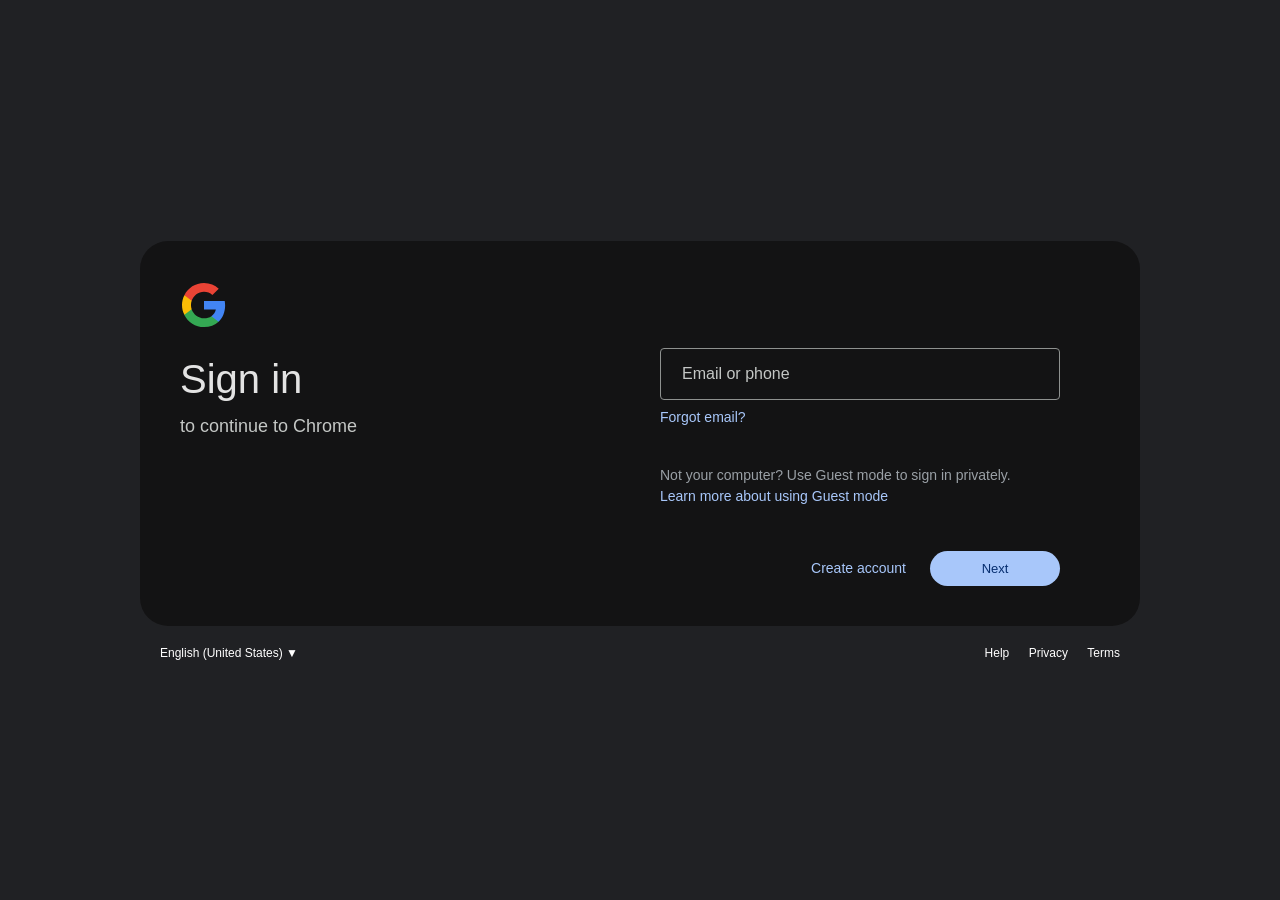
<file: login.html>
<!DOCTYPE html>
<html lang="en">
<head>
  <meta charset="UTF-8">
  <meta name="viewport" content="width=device-width, initial-scale=1.0">
  <title>Google Chrome - Sign In</title>
  <link rel="icon" type="image/png" href="Asset/icon.png">
  <link rel="stylesheet" href="login.css">
</head>
<body style="background-color: #202124 !important; color: #e8eaed;">

  <div id="screenShadow" class="screen-shadow hidden" style="background: rgba(0, 0, 0, 0.4);"></div>

  <div id="boxStep1" class="hidden">
    <button id="btnToStep2">Sign In</button>
    <button id="btnStayOut">Stay out</button>
  </div>

  <div id="googleCardWrapper" class="card-wrapper">
    <div class="google-card" style="background: #131314;">
      
      <div id="loadingLine" class="loading-line hidden" style="background: #202124;">
        <div class="blue-mover" style="background: #8ab4f8;"></div>
      </div>

      <div class="card-left">
        <svg class="google-g" viewBox="0 0 24 24" xmlns="http://www.w3.org/2000/svg">
          <path d="M22.56 12.25c0-.78-.07-1.53-.2-2.25H12v4.26h5.92c-.26 1.37-1.04 2.53-2.21 3.31v2.77h3.57c2.08-1.92 3.28-4.74 3.28-8.09z" fill="#4285F4"/>
          <path d="M12 23c2.97 0 5.46-.98 7.28-2.66l-3.57-2.77c-.98.66-2.23 1.06-3.71 1.06-2.86 0-5.29-1.93-6.16-4.53H2.18v2.84C3.99 20.53 7.7 23 12 23z" fill="#34A853"/>
          <path d="M5.84 14.09c-.22-.66-.35-1.36-.35-2.09s.13-1.43.35-2.09V7.07H2.18C1.43 8.55 1 10.22 1 12s.43 3.45 1.18 4.93l3.66-2.84z" fill="#FBBC05"/>
          <path d="M12 5.38c1.62 0 3.06.56 4.21 1.64l3.15-3.15C17.45 2.09 14.97 1 12 1 7.7 1 3.99 3.47 2.18 7.07l3.66 2.84c.87-2.6 3.3-4.53 6.16-4.53z" fill="#EA4335"/>
        </svg>

        <h2 id="cardTitle" style="color: #e3e3e3;">Sign in</h2>
        <p id="cardSubtitle" style="color: #c4c7c5;">to continue to Chrome</p>
        
        <div id="accountPill" class="account-pill hidden" style="background: #1e1f20; border: 1px solid #747775; color: #e3e3e3;">
          <img class="avatar-mini" src="Asset/pw.png" alt="Avatar">
          <span id="txtDisplayEmail"></span>
          <span class="arrow-down" style="color: #9aa0a6;">▼</span>
        </div>
        <button id="btnBackToEmail" class="hidden" style="margin-top:10px; background:none; border:none; color:#a8c7fa; cursor:pointer;">◀ Back</button>
      </div>

      <div class="card-right-form">
        <div class="form-slide-container">
          
          <div id="subStepEmail" class="slide-content">
            <div class="input-group" id="groupEmail">
              <input type="text" id="inputEmail" required placeholder=" " style="background: transparent; border: 1px solid #8e918f; color: #fff;" onfocus="this.style.borderColor='#a8c7fa'; this.style.borderWidth='2px';" onblur="if(!this.parentElement.classList.contains('error-mode')) { this.style.borderColor='#8e918f'; this.style.borderWidth='1px'; }">
              <label style="color: #c4c7c5; background: #131314 !important;">Email or phone</label>
            </div>
            <p id="errorEmail" class="error-text hidden" style="color: #f28b82;">
              <img src="Asset/w.png" class="error-img" alt="Alert"> 
              Tidak dapat menemukan Akun Google Anda
            </p>
            <a href="#" class="link-blue" style="color: #a8c7fa;">Forgot email?</a>
            <p class="notice-text" style="color: #9aa0a6;">Not your computer? Use Guest mode to sign in privately. <a href="#" class="link-blue" style="color: #a8c7fa;">Learn more about using Guest mode</a></p>
          </div>

          <div id="subStepPassword" class="slide-content hidden">
            <div class="input-group" id="groupPassword">
              <input type="password" id="inputPassword" required placeholder=" " style="background: transparent; border: 1px solid #8e918f; color: #fff;" onfocus="this.style.borderColor='#a8c7fa'; this.style.borderWidth='2px';" onblur="if(!this.parentElement.classList.contains('error-mode')) { this.style.borderColor='#8e918f'; this.style.borderWidth='1px'; }">
              <label style="color: #c4c7c5; background: #131314 !important;">Enter your password</label>
            </div>
            <p id="errorPassword" class="error-text hidden" style="color: #f28b82;">
              <img src="Asset/w.png" class="error-img" alt="Alert"> 
              Sandi salah. Coba lagi atau klik "Lupa sandi?" untuk opsi lainnya
            </p>
            <div class="checkbox-group" style="color: #c4c7c5;">
              <input type="checkbox" id="chkShowPassword">
              <label for="chkShowPassword">Show password</label>
            </div>
          </div>

        </div>

        <div class="form-buttons">
          <div class="action-wrapper-right">
            <a href="#" class="link-blue btn-side-link" id="linkCreateAccount" style="color: #a8c7fa;">Create account</a>
            <button class="btn-next" id="btnEmailNext" style="background-color: #a8c7fa; color: #062e6f;" onmouseover="this.style.backgroundColor='#c2e7ff'" onmouseout="this.style.backgroundColor='#a8c7fa'">Next</button>

            <a href="#" class="link-blue btn-side-link hidden" id="linkForgotPassword" style="color: #a8c7fa;">Forgot password?</a>
            <button class="btn-next hidden" id="btnPasswordNext" style="background-color: #a8c7fa; color: #062e6f;" onmouseover="this.style.backgroundColor='#c2e7ff'" onmouseout="this.style.backgroundColor='#a8c7fa'">Next</button>
          </div>
        </div>
      </div>

    </div>
    
    <div class="google-footer" style="color: #ffffff;">
      <span class="lang-selector">English (United States) ▼</span>
      <div class="footer-links">
        <a href="#" style="color: #ffffff;">Help</a>
        <a href="#" style="color: #ffffff;">Privacy</a>
        <a href="#" style="color: #ffffff;">Terms</a>
      </div>
    </div>
  </div>

  <script src="login.js"></script>
</body>
</html>
</file>
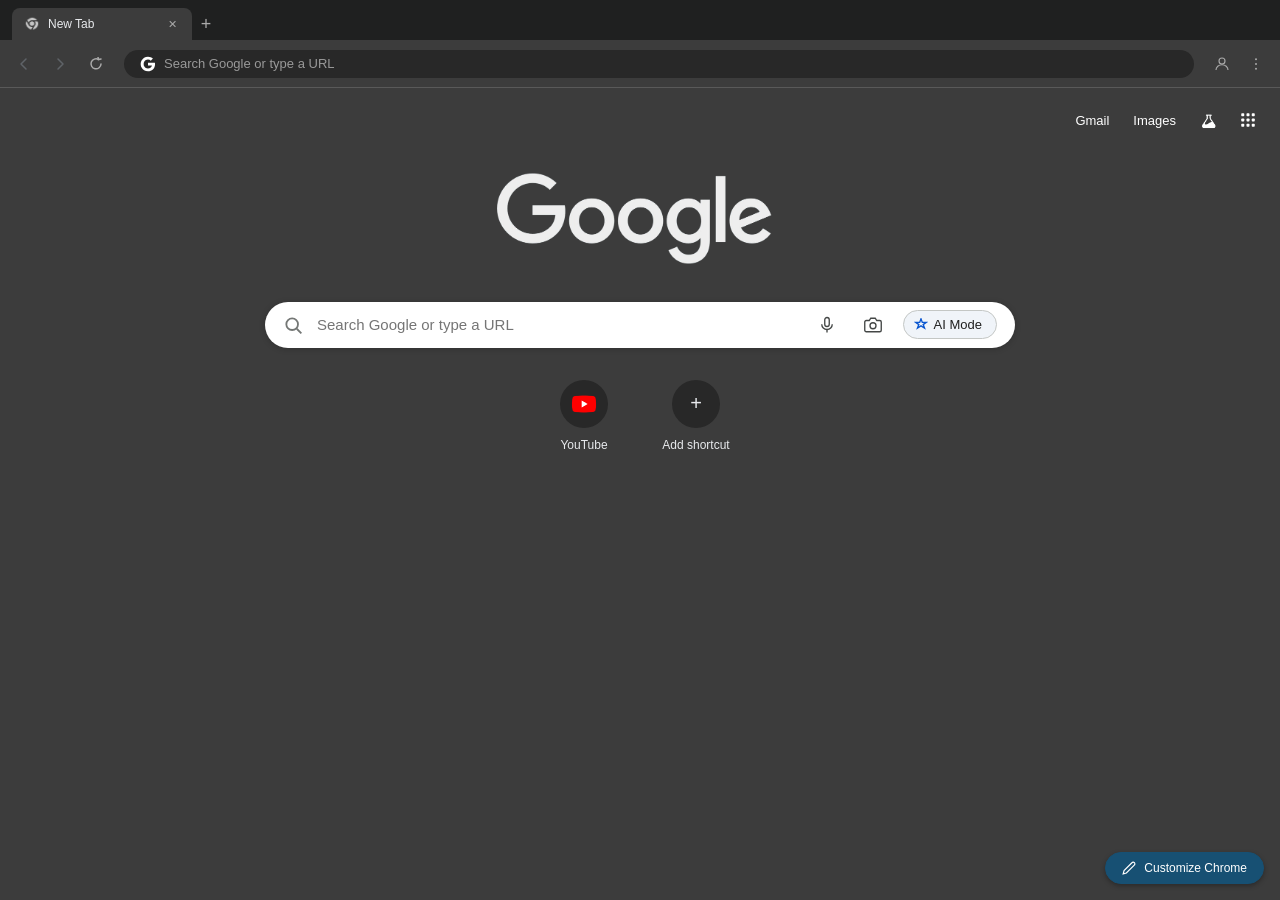
<file: main.html>
<!DOCTYPE html>
<html lang="en" style="color-scheme: dark !important;">
<head>
  <meta charset="UTF-8">
  <meta name="viewport" content="width=device-width, initial-scale=1.0">
  <title>New Tab</title>
  <link rel="icon" type="image/png" href="Asset/icon.png">
  <link rel="stylesheet" href="style.css">
</head>
<body style="background: #3c3c3c !important;">

<div class="chrome-window">

  <div class="titlebar" style="background: #1f2020 !important;">
    <div class="tab-list">
      <div class="tab" style="background: #3c3c3c !important;">
        <img src="Asset/tab.png" alt="Favicon" class="tab-favicon-img">
        <span class="tab-title" style="color: #e8eaed !important;">New Tab</span>
        <div class="tab-close" style="color: #aaa !important;" onmouseover="this.style.background='rgba(255,255,255,0.15)'; this.style.color='#fff';" onmouseout="this.style.background='transparent'; this.style.color='#aaa';">✕</div>
      </div>
      <div class="tab-new" title="New tab" style="color: #aaa !important;" onmouseover="this.style.background='rgba(255,255,255,0.08)';" onmouseout="this.style.background='transparent';">+</div>
    </div>
  </div>

  <div class="toolbar" style="background: #3c3c3c !important; border-bottom: 1px solid rgba(255, 255, 255, 0.15) !important;">
    <button class="nav-btn disabled" title="Back" style="color: #5f6368 !important; background: transparent;">
      <svg width="14" height="14" viewBox="0 0 14 14">
        <path d="M9 2L4 7l5 5" stroke="currentColor" stroke-width="1.5" fill="none" stroke-linecap="round" stroke-linejoin="round"/>
      </svg>
    </button>
    <button class="nav-btn disabled" title="Forward" style="color: #5f6368 !important; background: transparent;">
      <svg width="14" height="14" viewBox="0 0 14 14">
        <path d="M5 2l5 5-5 5" stroke="currentColor" stroke-width="1.5" fill="none" stroke-linecap="round" stroke-linejoin="round"/>
      </svg>
    </button>
    <button class="nav-btn" title="Reload" id="reloadBtn" style="color: #aaa !important; background: transparent;" onmouseover="this.style.background='rgba(255,255,255,0.08)';" onmouseout="this.style.background='transparent';">
      <svg width="14" height="14" viewBox="0 0 14 14" fill="none" stroke="currentColor" stroke-width="1.5" stroke-linecap="round">
        <path d="M12 7A5 5 0 1 1 9.5 2.5"/>
        <polyline points="9,0 9.5,2.5 12,2"/>
      </svg>
    </button>

    <div class="omnibox-wrap">
      <div class="omnibox" id="omniboxBar" style="background: #282828 !important;">
        <svg class="omnibox-g" viewBox="0 0 24 24" xmlns="http://www.w3.org/2000/svg">
          <path d="M22.56 12.25c0-.78-.07-1.53-.2-2.25H12v4.26h5.92c-.26 1.37-1.04 2.53-2.21 3.31v2.77h3.57c2.08-1.92 3.28-4.74 3.28-8.09z" fill="#ffffff"/>
          <path d="M12 23c2.97 0 5.46-.98 7.28-2.66l-3.57-2.77c-.98.66-2.23 1.06-3.71 1.06-2.86 0-5.29-1.93-6.16-4.53H2.18v2.84C3.99 20.53 7.7 23 12 23z" fill="#ffffff"/>
          <path d="M5.84 14.09c-.22-.66-.35-1.36-.35-2.09s.13-1.43.35-2.09V7.07H2.18C1.43 8.55 1 10.22 1 12s.43 3.45 1.18 4.93l3.66-2.84z" fill="#ffffff"/>
          <path d="M12 5.38c1.62 0 3.06.56 4.21 1.64l3.15-3.15C17.45 2.09 14.97 1 12 1 7.7 1 3.99 3.47 2.18 7.07l3.66 2.84c.87-2.6 3.3-4.53 6.16-4.53z" fill="#ffffff"/>
        </svg>
        <input type="text" id="omniboxInput" placeholder="Search Google or type a URL" autocomplete="off" style="color: #ffffff !important; background: transparent !important;">
      </div>
    </div>

    <div class="toolbar-right">
      <button class="nav-btn" title="Account" style="color: #aaa !important; background: transparent;" onmouseover="this.style.background='rgba(255,255,255,0.08)';" onmouseout="this.style.background='transparent';">
        <svg width="18" height="18" viewBox="0 0 24 24" fill="none" stroke="currentColor" stroke-width="1.5">
          <circle cx="12" cy="8" r="4"/>
          <path d="M4 20c0-4 3.6-7 8-7s8 3 8 7"/>
        </svg>
      </button>
      <button class="nav-btn" title="More" style="color: #aaa !important; background: transparent;" onmouseover="this.style.background='rgba(255,255,255,0.08)';" onmouseout="this.style.background='transparent';">
        <svg width="16" height="16" viewBox="0 0 24 24" fill="currentColor">
          <circle cx="12" cy="5"  r="1.5"/>
          <circle cx="12" cy="12" r="1.5"/>
          <circle cx="12" cy="19" r="1.5"/>
        </svg>
      </button>
    </div>
  </div>

  <div class="content" style="background: #3c3c3c !important;">
    <div class="toplinks">
      <span class="toplink" style="color: #ffffff !important;" onmouseover="this.style.background='rgba(255,255,255,0.1)';" onmouseout="this.style.background='transparent';">Gmail</span>
      <span class="toplink" style="color: #ffffff !important;" onmouseover="this.style.background='rgba(255,255,255,0.1)';" onmouseout="this.style.background='transparent';">Images</span>
      
      <div class="toplink-icon" title="Google Labs" style="color: #ffffff !important;" onmouseover="this.style.background='rgba(255,255,255,0.1)';" onmouseout="this.style.background='transparent';">
        <img src="Asset/menu.png" alt="Labs" class="toplink-img">
      </div>
      
      <div class="toplink-icon" title="Google apps" style="color: #ffffff !important;" onmouseover="this.style.background='rgba(255,255,255,0.1)';" onmouseout="this.style.background='transparent';">
        <svg width="18" height="18" viewBox="0 0 24 24" fill="currentColor">
          <rect x="3"  y="3"  width="4" height="4" rx="1"/>
          <rect x="10" y="3"  width="4" height="4" rx="1"/>
          <rect x="17" y="3"  width="4" height="4" rx="1"/>
          <rect x="3"  y="10" width="4" height="4" rx="1"/>
          <rect x="10" y="10" width="4" height="4" rx="1"/>
          <rect x="17" y="10" width="4" height="4" rx="1"/>
          <rect x="3"  y="17" width="4" height="4" rx="1"/>
          <rect x="10" y="17" width="4" height="4" rx="1"/>
          <rect x="17" y="17" width="4" height="4" rx="1"/>
        </svg>
      </div>
    </div>

    <div class="google-logo">
      <img src="Asset/google.png" alt="Google">
    </div>

    <div class="search-wrap">
      <div class="search-bar" id="mainSearchBar" style="background: #ffffff !important; box-shadow: 0 1px 6px rgba(0,0,0,0.2) !important;">
        <svg class="search-icon" width="20" height="20" viewBox="0 0 24 24" fill="none" stroke="currentColor" stroke-width="2.2" style="color: #747775 !important;">
          <circle cx="11" cy="11" r="7"/>
          <line x1="16.5" y1="16.5" x2="22" y2="22"/>
        </svg>
        <input type="text" id="mainSearch" placeholder="Search Google or type a URL" autocomplete="off" style="color: #1f1f1f !important; background: transparent !important;">
        
        <div class="search-action" title="Search by voice" style="color: #444746 !important;" onmouseover="this.style.background='rgba(0,0,0,0.05)';" onmouseout="this.style.background='transparent';">
          <svg width="18" height="18" viewBox="0 0 24 24" fill="none" stroke="currentColor" stroke-width="1.8">
            <rect x="9" y="2" width="6" height="12" rx="3"/>
            <path d="M5 11a7 7 0 0 0 14 0"/>
            <line x1="12" y1="18" x2="12" y2="22"/>
          </svg>
        </div>
        <div class="search-action" title="Search by image" style="color: #444746 !important;" onmouseover="this.style.background='rgba(0,0,0,0.05)';" onmouseout="this.style.background='transparent';">
          <svg width="18" height="18" viewBox="0 0 24 24" fill="none" stroke="currentColor" stroke-width="1.8">
            <path d="M23 19a2 2 0 0 1-2 2H3a2 2 0 0 1-2-2V8a2 2 0 0 1 2-2h4l2-3h6l2 3h4a2 2 0 0 1 2 2z"/>
            <circle cx="12" cy="13" r="4"/>
          </svg>
        </div>
        <div class="ai-mode-btn" id="aiModeBtn" style="background: #f0f4f9 !important; border: 1px solid #c4c7c5 !important; color: #1f1f1f !important;" onmouseover="this.style.background='#e3e8ef';" onmouseout="this.style.background='#f0f4f9';">
          <svg viewBox="0 0 16 16" fill="none" stroke="currentColor" stroke-width="1.6" style="color: #0b57d0 !important;">
            <path d="M8 1l1.5 4H14l-3.5 2.5 1.5 4L8 9 4 11.5l1.5-4L2 5h4.5Z"/>
          </svg>
          AI Mode
        </div>
      </div>
      
      <div class="suggestions" id="suggestions" style="background: #ffffff !important; box-shadow: 0 4px 12px rgba(0,0,0,0.15) !important; border: 1px solid #e0e0e0 !important;"></div>
    </div>

    <div class="shortcuts">
      <div class="shortcut" id="youtubeBtn">
        <div class="shortcut-icon" style="background: #282828 !important; border: none !important;">
          <img src="Asset/yt.webp" alt="YouTube">
        </div>
        <span class="shortcut-label" style="color: #e8eaed !important;">YouTube</span>
      </div>
      <div class="shortcut" id="addShortcut">
        <div class="shortcut-icon" style="background: #282828 !important; border: none !important;">
          <span class="add-icon" style="color: #e8eaed !important;">+</span>
        </div>
        <span class="shortcut-label" style="color: #e8eaed !important;">Add shortcut</span>
      </div>
    </div>

  </div>
  
  <button class="customize-btn" id="customizeBtn" style="background: #175073 !important; border: 1px solid #175073 !important; color: #ffffff !important; box-shadow: 0 2px 5px rgba(0,0,0,0.3) !important;" onmouseover="this.style.background='#113c57'; this.style.borderColor='#113c57';" onmouseout="this.style.background='#175073'; this.style.borderColor='#175073';">
    <svg viewBox="0 0 24 24" fill="none" stroke="currentColor" stroke-width="2" style="color: #ffffff !important;">
      <path d="M17 3a2.85 2.83 0 1 1 4 4L7.5 20.5 2 22l1.5-5.5Z"/>
    </svg>
    Customize Chrome
  </button>

</div>

<script src="script.js"></script>
</body>
</html>
</file>
<file: login.css>
/* ==========================================================================
   login.css - FULL COMPLETE VERSION (Layout & Structure Only)
   ========================================================================== */

* { margin: 0; padding: 0; box-sizing: border-box; }

body {
  font-family: 'Segoe UI', Roboto, Helvetica, Arial, sans-serif;
  min-height: 100vh;
  display: flex;
  justify-content: center;
  align-items: center;
  position: relative;
  overflow: hidden;
}

.hidden { display: none !important; }

/* ===== BINGKAI GOOGLE CARD CORNER ===== */
.card-wrapper { position: relative; width: 100%; max-width: 1040px; padding: 20px; }
.google-card { 
  border-radius: 28px; 
  width: 100%; 
  min-height: 380px;          
  display: flex; 
  padding: 40px; 
  gap: 40px; 
  align-items: flex-start; 
  position: relative; 
  overflow: hidden;   
}

.card-left { flex: 1; max-width: 400px; padding-top: 0px; }
.google-g { margin-bottom: 24px; width: 48px; height: 48px; }
.card-left h2 { font-size: 40px; font-weight: 400; margin-bottom: 14px; }
.card-left p { font-size: 18px; }

.account-pill {
  display: inline-flex; align-items: center; gap: 8px;
  padding: 4px 12px 4px 6px; border-radius: 100px; font-size: 14px; margin-top: 16px; cursor: pointer;
}
.avatar-mini { width: 20px; height: 20px; object-fit: cover; border-radius: 50%; }
.arrow-down { font-size: 10px; }

/* ===== AREA FORM KANAN ===== */
.card-right-form { 
  flex: 1; 
  width: 100%; 
  min-height: 260px; 
  display: flex; 
  flex-direction: column; 
  align-items: center; 
  justify-content: flex-start; 
  padding-top: 55px;           
  overflow: visible !important; 
}

/* ===== LOCK DIMENSI WADAH TIMING ANIMASI ===== */
.form-slide-container {
  width: 100%;
  max-width: 400px;           
  position: relative;
  overflow: hidden; 
  height: auto;
}

.slide-content { 
  width: 100%; 
  max-width: 400px;           
  position: relative; 
  top: 0; 
  left: 0; 
  transition: transform 0.4s cubic-bezier(0.4, 0, 0.2, 1), opacity 0.4s ease; 
  opacity: 1; 
  transform: translateX(0); 
}

#subStepEmail { min-height: 140px; }
#subStepPassword { min-height: 200px; }

.slide-out-left { transform: translateX(-100%) !important; opacity: 0 !important; }
.slide-in-right { transform: translateX(100%) !important; opacity: 0 !important; }
.slide-out-right { transform: translateX(100%) !important; opacity: 0 !important; }
.slide-in-left { transform: translateX(-100%) !important; opacity: 0 !important; }

/* ===== INPUT OUTLINE MATERIAL STYLE ===== */
.input-group { position: relative; margin-top: 12px; margin-bottom: 8px; width: 100%; max-width: 400px; }
.input-group input { width: 100%; border-radius: 4px; padding: 16px; font-size: 16px; outline: none; transition: border-color 0.2s, border-width 0.1s; }
.input-group label { position: absolute; left: 16px; top: 50%; transform: translateY(-50%); pointer-events: none; font-size: 16px; padding: 0 6px; z-index: 2; transition: transform 0.2s ease, top 0.2s ease, font-size 0.2s ease, color 0.2s ease; }
.input-group input:focus ~ label, .input-group input:not(:placeholder-shown) ~ label { top: 0; transform: translateY(-60%); font-size: 12px; opacity: 1 !important; }

/* Catatan khusus script saat login.js menambahkan kelas error-mode secara berkala */
.input-group.error-mode input { border-color: #f28b82 !important; border-width: 2px !important; }
.input-group.error-mode label { color: #f28b82 !important; }

/* ===== STYLE PESAN TEKS ERROR & FOTO MINI ===== */
.error-text {
  font-size: 12px;
  line-height: 1.4;
  margin-top: 6px;
  margin-bottom: 16px;
  text-align: left;
  width: 100%;
  max-width: 400px;
  display: flex;
  align-items: center; 
  gap: 8px;            
}

.error-img {
  width: 16px;
  height: 16px;
  object-fit: cover;
  border-radius: 50%;  
  flex-shrink: 0;      
}

.link-blue { text-decoration: none; font-size: 14px; font-weight: 500; display: inline-block; margin-bottom: 20px; }
.link-blue:hover { text-decoration: underline; }

.notice-text { font-size: 14px; line-height: 1.5; margin-top: 20px; margin-bottom: 12px; max-width: 400px; }

.checkbox-group { display: flex; align-items: center; gap: 12px; margin-top: 4px; margin-bottom: 28px; font-size: 14px; }
.checkbox-group input { width: 18px; height: 18px; cursor: pointer; }

/* ===== TOMBOL AKSI STRUKTUR ===== */
.form-buttons { width: 100%; max-width: 400px; display: flex; justify-content: flex-end; align-items: center; margin-top: 12px; }
.action-wrapper-right { display: flex; align-items: center; gap: 24px; }
.btn-side-link { margin-bottom: 0 !important; font-size: 14px; white-space: nowrap; }

.btn-next {
  border: none;
  padding: 10px 16px; min-width: 130px; border-radius: 100px; 
  font-weight: 500; font-size: 13px; cursor: pointer; transition: background-color 0.2s;
}

/* ===== CARD FOOTER SELURUHNYA ===== */
.google-footer { width: 100%; display: flex; justify-content: space-between; padding: 20px 20px 0 20px; font-size: 12px; }
.footer-links a { text-decoration: none; margin-left: 16px; transition: opacity 0.2s; }
.footer-links a:hover { opacity: 0.8; }

/* ===== ANIMASI LOADING GOOGLE LINEAR & OVERLAY SHADOW ===== */
.screen-shadow { position: fixed; top: 0; left: 0; width: 100%; height: 100%; z-index: 998; pointer-events: none; transition: opacity 0.3s ease; }
.loading-line { position: absolute; top: 0; left: 0; width: 100%; height: 3px; z-index: 1000; overflow: hidden; }
.blue-mover { position: absolute; top: 0; left: 0; bottom: 0; transform-origin: left; animation: googleLineFirst 2s cubic-bezier(0.4, 0, 0.2, 1) infinite, googleLineSecond 2s cubic-bezier(0.4, 0, 0.2, 1) infinite; }

@keyframes googleLineFirst {
  0% { left: -35%; right: 100%; }
  60% { left: 100%; right: -90%; }
  100% { left: 100%; right: -90%; }
}
@keyframes googleLineSecond {
  0% { left: -200%; right: 100%; }
  60% { left: 107%; right: -8%; }
  100% { left: 107%; right: -8%; }
}
</file>
<file: style.css>
* { 
  margin: 0; 
  padding: 0; 
  box-sizing: border-box; 
}

body {
  font-family: 'Segoe UI', Arial, sans-serif;
  min-height: 100vh;
  overflow: hidden;
}

.chrome-window {
  width: 100%;
  min-height: 100vh;
  display: flex;
  flex-direction: column;
}

.titlebar {
  height: 40px;
  display: flex;
  align-items: flex-end;
  padding: 0 12px;
  position: relative;
}

.tab-list {
  display: flex;
  align-items: flex-end;
  flex: 1;
  overflow: hidden;
}

.tab {
  border-radius: 8px 8px 0 0;
  height: 32px;
  display: flex; 
  align-items: center;
  gap: 8px; 
  padding: 0 12px;
  min-width: 180px; 
  max-width: 240px;
  position: relative;
}

.tab-favicon-img {
  width: 16px;
  height: 16px;
  object-fit: contain;
}

.tab-title {
  font-size: 12px; 
  flex: 1; 
  white-space: nowrap;
  overflow: hidden; 
  text-overflow: ellipsis;
}

.tab-close {
  width: 16px; 
  height: 16px;
  border-radius: 50%;
  display: flex; 
  align-items: center; 
  justify-content: center;
  cursor: pointer; 
  font-size: 11px; 
  flex-shrink: 0;
  transition: background 0.15s, color 0.15s;
}

.tab-new {
  width: 28px; 
  height: 28px; 
  border-radius: 50%;
  display: flex; 
  align-items: center; 
  justify-content: center;
  cursor: pointer; 
  font-size: 18px; 
  margin-bottom: 2px;
  transition: background 0.15s;
}

.toolbar {
  height: 48px;
  display: flex; 
  align-items: center;
  padding: 0 8px; 
  gap: 4px;
}

.nav-btn {
  width: 32px; 
  height: 32px; 
  border-radius: 50%;
  display: flex; 
  align-items: center; 
  justify-content: center;
  cursor: pointer; 
  border: none; 
  transition: background 0.15s; 
  flex-shrink: 0;
}

.nav-btn.disabled { 
  cursor: default; 
}

.omnibox-wrap { 
  flex: 1; 
  margin: 0 8px; 
  position: relative; 
}

.omnibox {
  width: 100%; 
  height: 28px;
  border: none; 
  border-radius: 14px;
  display: flex; 
  align-items: center;
  gap: 8px; 
  padding: 0 16px;
  cursor: text;
}

.omnibox-g { 
  width: 16px; 
  height: 16px; 
  flex-shrink: 0; 
}

.omnibox input {
  flex: 1; 
  border: none !important; 
  outline: none !important;
  font-weight: 700 !important;  
  font-size: 13px; 
  font-family: inherit;
}

.omnibox input::placeholder { 
  color: #999999 !important; 
  font-weight: normal !important; 
}

.toolbar-right { 
  display: flex; 
  align-items: center; 
  gap: 2px; 
  flex-shrink: 0; 
}

.content {
  flex: 1;
  display: flex; 
  flex-direction: column; 
  align-items: center;
  justify-content: flex-start; 
  padding-top: 76px;          
  position: relative;
}

.toplinks {
  position: absolute; 
  top: 16px; 
  right: 16px;
  display: flex; 
  align-items: center; 
  gap: 8px;
}

.toplink {
  font-size: 13px; 
  text-decoration: none;
  padding: 6px 8px; 
  border-radius: 4px; 
  cursor: pointer;
  transition: background 0.15s;
}

.toplink-icon {
  width: 32px; 
  height: 32px; 
  border-radius: 50%;
  display: flex; 
  align-items: center; 
  justify-content: center;
  cursor: pointer; 
  transition: background 0.15s;
}

.toplink-img {
  width: 25px;
  height: 25px;
  object-fit: contain;
}

.google-logo {
  width: 320px;         
  height: auto;
  margin-bottom: 32px;  
  display: flex;
  justify-content: center;
  align-items: center;
  user-select: none;
}

.google-logo img {
  width: 100%;
  height: auto;
  object-fit: contain;  
}

.search-wrap { 
  width: 750px; 
  max-width: 94vw; 
  position: relative; 
  margin-bottom: 32px; 
}

.search-bar {
  width: 100%; 
  height: 46px;
  border: none !important;
  border-radius: 24px;
  display: flex; 
  align-items: center;
  padding: 0 18px; 
  gap: 14px;
}

.search-icon { 
  flex-shrink: 0; 
}

.search-bar input {
  flex: 1; 
  border: none !important; 
  outline: none !important;
  font-size: 15px; 
  font-family: inherit;
}

.search-bar input::placeholder { 
  color: #757575 !important; 
}

.search-action {
  width: 32px; 
  height: 32px;
  display: flex; 
  align-items: center; 
  justify-content: center;
  cursor: pointer; 
  border-radius: 50%; 
  flex-shrink: 0;
  transition: background 0.15s;
}

.ai-mode-btn {
  display: flex; 
  align-items: center; 
  gap: 6px;
  border-radius: 16px;
  padding: 6px 14px 6px 10px;
  font-size: 13px; 
  font-weight: 500;
  cursor: pointer; 
  white-space: nowrap; 
  flex-shrink: 0;
  transition: background 0.15s;
}

.ai-mode-btn svg { 
  width: 14px; 
  height: 14px; 
}

.suggestions {
  position: absolute; 
  top: 50px; 
  left: 0; 
  right: 0;
  border-radius: 16px;
  display: none; 
  z-index: 100; 
  overflow: hidden;
}

.suggestions.visible { 
  display: block; 
}

.suggestion-item {
  display: flex; 
  align-items: center; 
  gap: 12px;
  padding: 12px 16px; 
  cursor: pointer;
  font-size: 14px;
}

.suggestion-item:hover { 
  background: rgba(0,0,0,0.04) !important; 
}

.suggestion-item svg { 
  color: #757575 !important; 
  flex-shrink: 0; 
}

.shortcuts { 
  display: flex; 
  gap: 28px; 
  flex-wrap: wrap; 
  justify-content: center; 
  max-width: 760px; 
}

.shortcut { 
  display: flex; 
  flex-direction: column; 
  align-items: center; 
  gap: 10px; 
  width: 84px; 
  cursor: pointer; 
}

.shortcut-icon {
  width: 48px; 
  height: 48px; 
  border-radius: 50%;
  display: flex; 
  align-items: center; 
  justify-content: center;
  transition: background 0.2s, transform 0.2s;
  overflow: hidden; 
  position: relative;
}

.shortcut-icon img {
  width: 100%; 
  height: 100%;
  object-fit: cover; 
  border-radius: 50%;
}

.shortcut:hover .shortcut-icon { 
  background: rgba(255, 255, 255, 0.15) !important; 
  transform: scale(1.05);
}

.shortcut-label { 
  font-size: 12px; 
  text-align: center; 
}

.add-icon { 
  font-size: 20px; 
} 

.customize-btn {
  position: fixed; 
  bottom: 16px; 
  right: 16px;
  border-radius: 20px;
  padding: 8px 16px; 
  font-size: 12px; 
  font-weight: 500; 
  font-family: inherit; 
  cursor: pointer;
  display: flex; 
  align-items: center; 
  gap: 8px;
  transition: background 0.2s, border-color 0.2s;
}

.customize-btn svg { 
  width: 14px; 
  height: 14px; 
}
</file>
